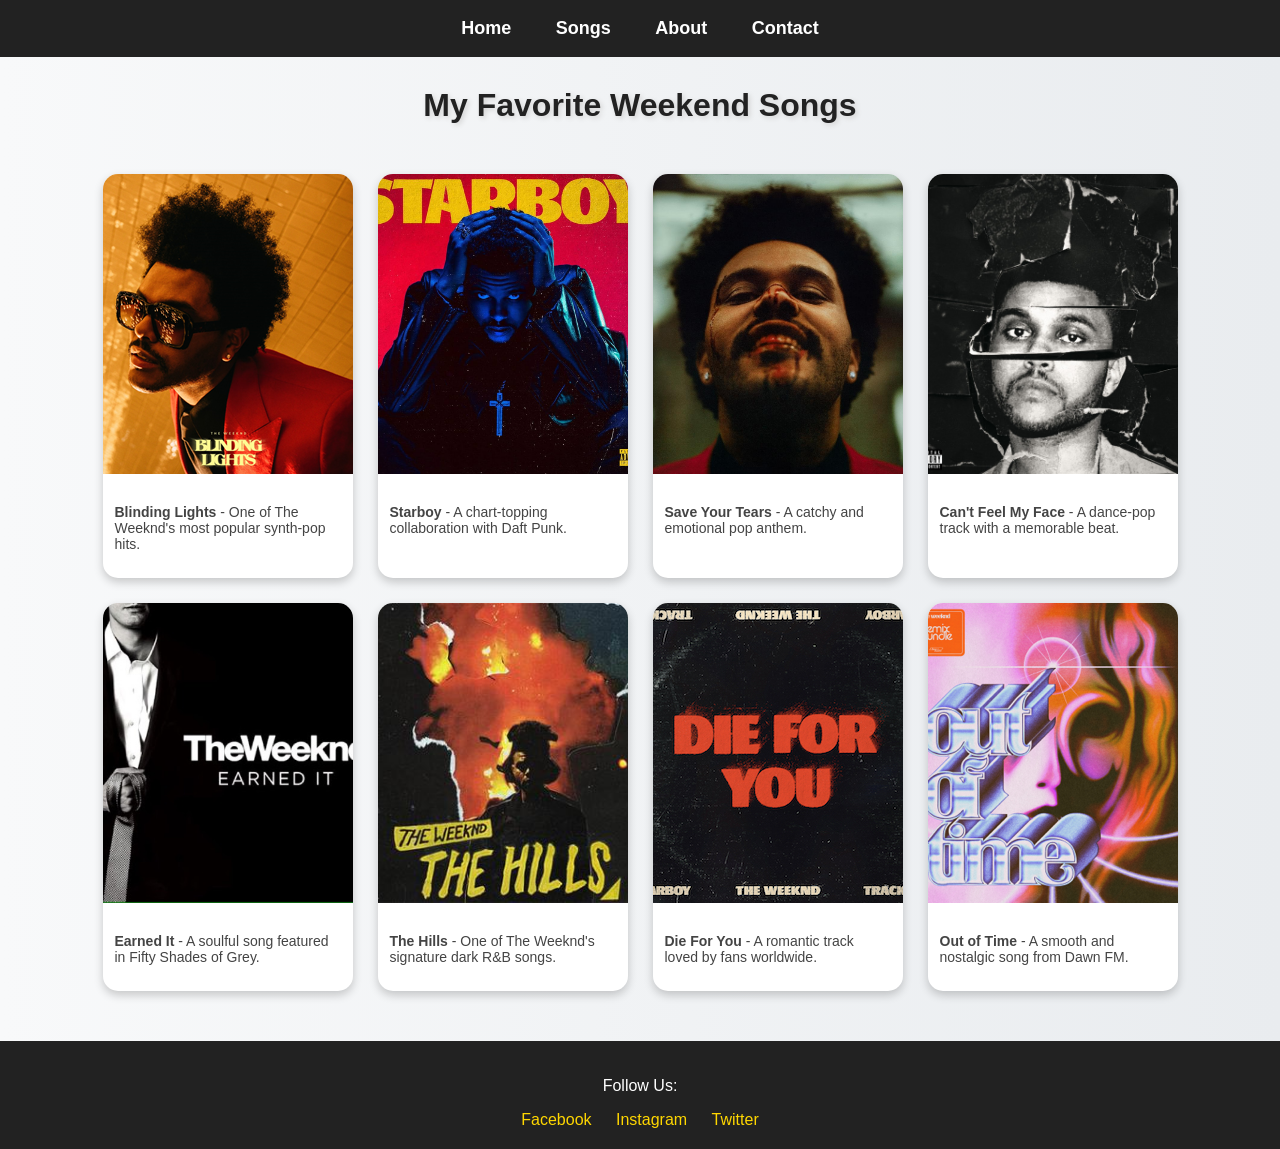
<file: image_gallery/index.html>
<!DOCTYPE html>
<html>
<head>
    <title>My Favorite Weekend Songs</title>
    <link rel="stylesheet" href="style.css">
</head>
<body>

    <!-- Navigation Bar -->
    <nav>
        <a href="#">Home</a>
        <a href="#">Songs</a>
        <a href="#">About</a>
        <a href="#">Contact</a>
    </nav>

    <!-- Heading -->
    <h1>My Favorite Weekend Songs</h1>

    <!-- Gallery -->
    <div class="gallery">

        <div class="song">
            <a href="#">
                <img src="blindinglights.png" alt="Blinding Lights">
            </a>
            <p><b>Blinding Lights</b> - One of The Weeknd's most popular synth-pop hits.</p>
        </div>

        <div class="song">
            <a href="#">
                <img src="starboy.jpg" alt="Starboy">
            </a>
            <p><b>Starboy</b> - A chart-topping collaboration with Daft Punk.</p>
        </div>

        <div class="song">
            <a href="#">
                <img src="saveyourtears.jpg" alt="Save Your Tears">
            </a>
            <p><b>Save Your Tears</b> - A catchy and emotional pop anthem.</p>
        </div>

        <div class="song">
            <a href="#">
                <img src="cantfeelmyface.jpg" alt="Can't Feel My Face">
            </a>
            <p><b>Can't Feel My Face</b> - A dance-pop track with a memorable beat.</p>
        </div>

        <div class="song">
            <a href="#">
                <img src="earnedit.jpg" alt="Earned It">
            </a>
            <p><b>Earned It</b> - A soulful song featured in Fifty Shades of Grey.</p>
        </div>

        <div class="song">
            <a href="#">
                <img src="thehills.jpg" alt="The Hills">
            </a>
            <p><b>The Hills</b> - One of The Weeknd's signature dark R&B songs.</p>
        </div>

        <div class="song">
            <a href="#">
                <img src="dieforyou.png" alt="Die For You">
            </a>
            <p><b>Die For You</b> - A romantic track loved by fans worldwide.</p>
        </div>

        <div class="song">
            <a href="#">
                <img src="outoftime.png" alt="Out of Time">
            </a>
            <p><b>Out of Time</b> - A smooth and nostalgic song from Dawn FM.</p>
        </div>

    </div>

    <!-- Footer -->
    <footer>
        <p>Follow Us:</p>
        <a href="#">Facebook</a>
        <a href="#">Instagram</a>
        <a href="#">Twitter</a>
    </footer>

</body>
</html>
</file>
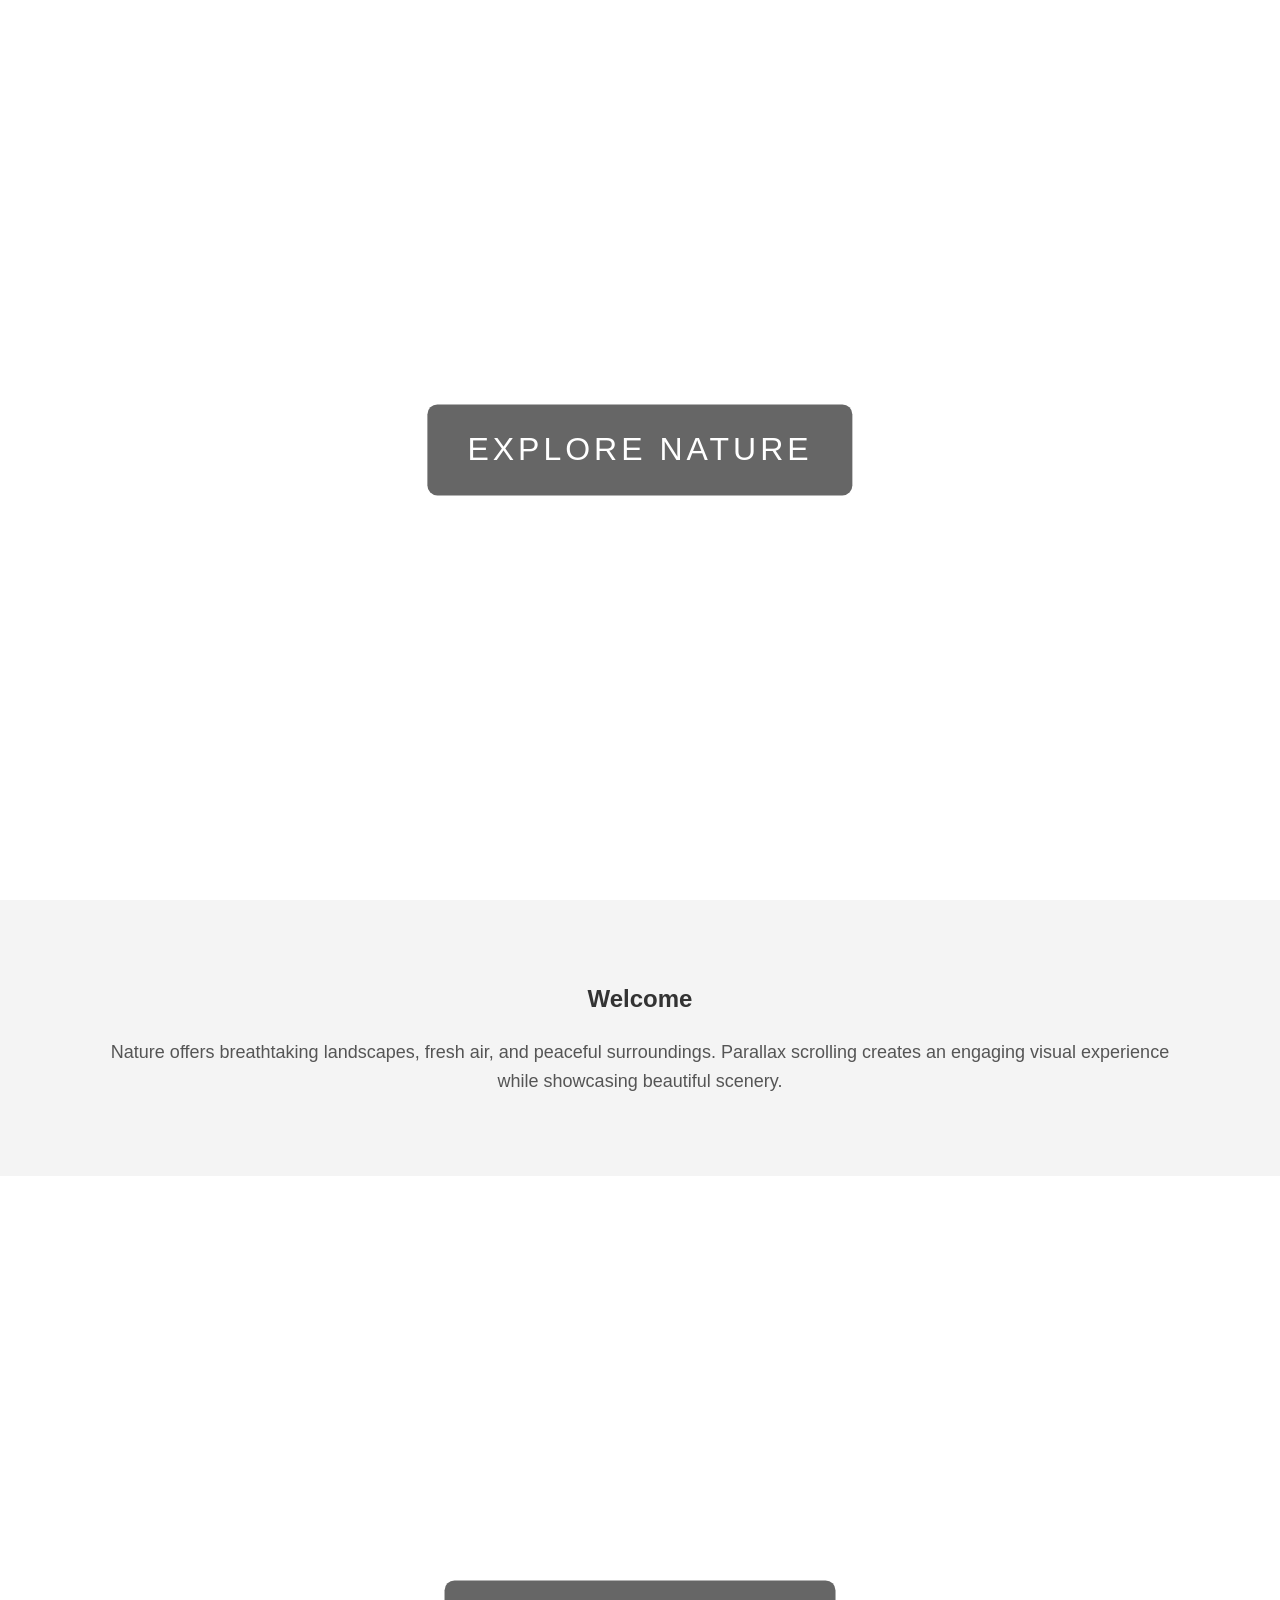
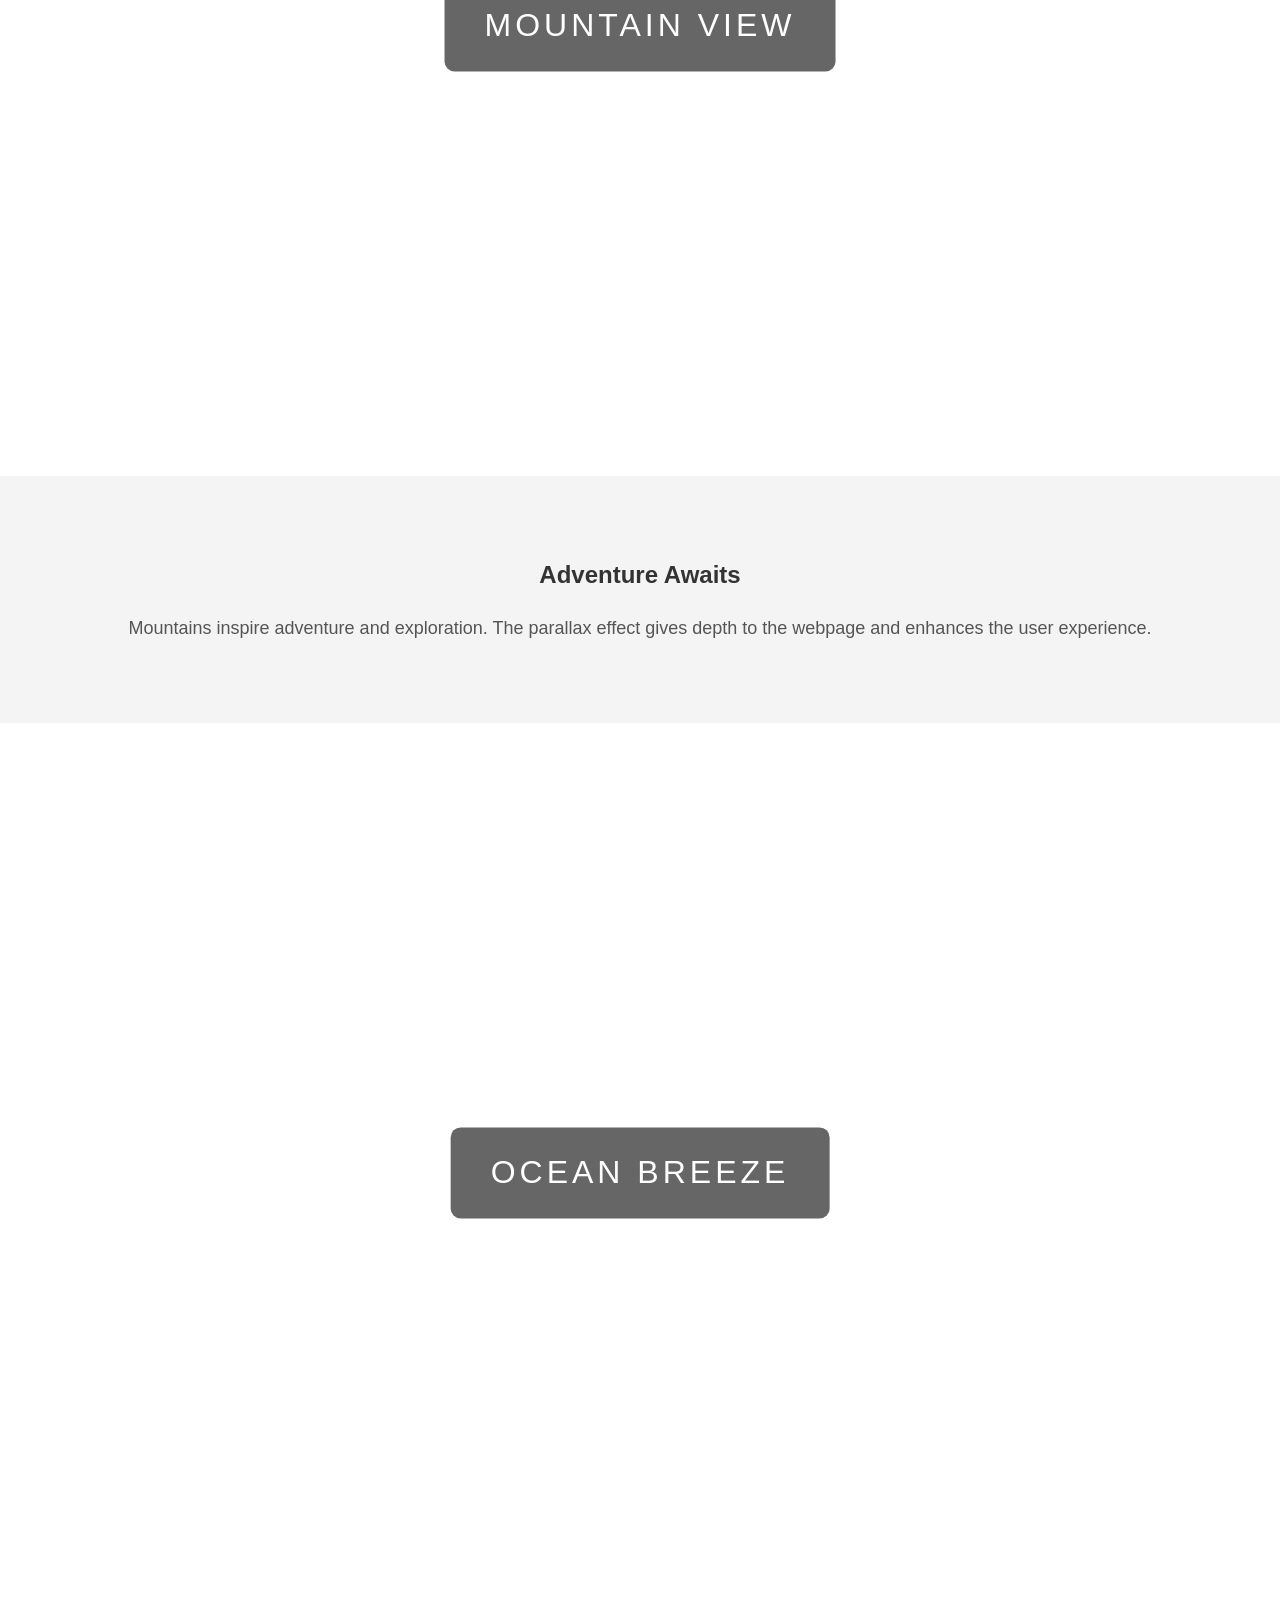
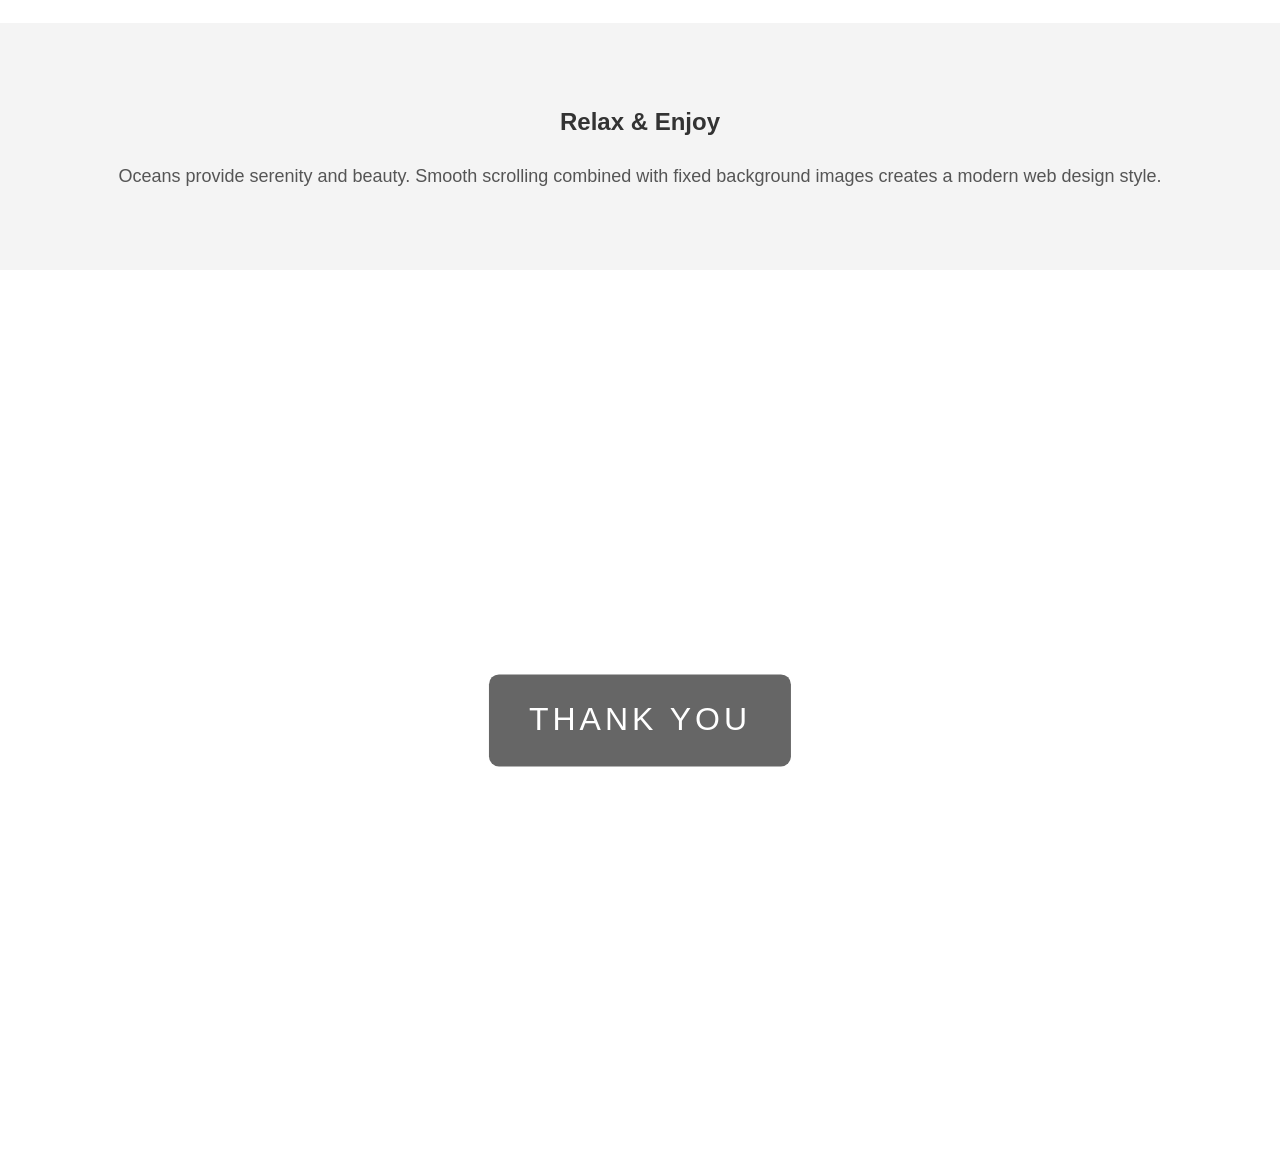
<file: Parallax/index.html>
<!DOCTYPE html>
<html lang="en">
<head>
    <meta charset="UTF-8">
    <meta name="viewport" content="width=device-width, initial-scale=1.0">
    <title>Parallax Website</title>
    <link rel="stylesheet" href="style.css">
</head>
<body>

    <!-- Section 1 -->
    <div class="parallax bg1">
        <div class="title">EXPLORE NATURE</div>
    </div>

    <section class="content">
        <h2>Welcome</h2>
        <p>
            Nature offers breathtaking landscapes, fresh air, and peaceful
            surroundings. Parallax scrolling creates an engaging visual
            experience while showcasing beautiful scenery.
        </p>
    </section>

    <!-- Section 2 -->
    <div class="parallax bg2">
        <div class="title">MOUNTAIN VIEW</div>
    </div>

    <section class="content">
        <h2>Adventure Awaits</h2>
        <p>
            Mountains inspire adventure and exploration. The parallax effect
            gives depth to the webpage and enhances the user experience.
        </p>
    </section>

    <!-- Section 3 -->
    <div class="parallax bg3">
        <div class="title">OCEAN BREEZE</div>
    </div>

    <section class="content">
        <h2>Relax & Enjoy</h2>
        <p>
            Oceans provide serenity and beauty. Smooth scrolling combined with
            fixed background images creates a modern web design style.
        </p>
    </section>

    <!-- Section 4 -->
    <div class="parallax bg4">
        <div class="title">THANK YOU</div>
    </div>

</body>
</html>
</file>
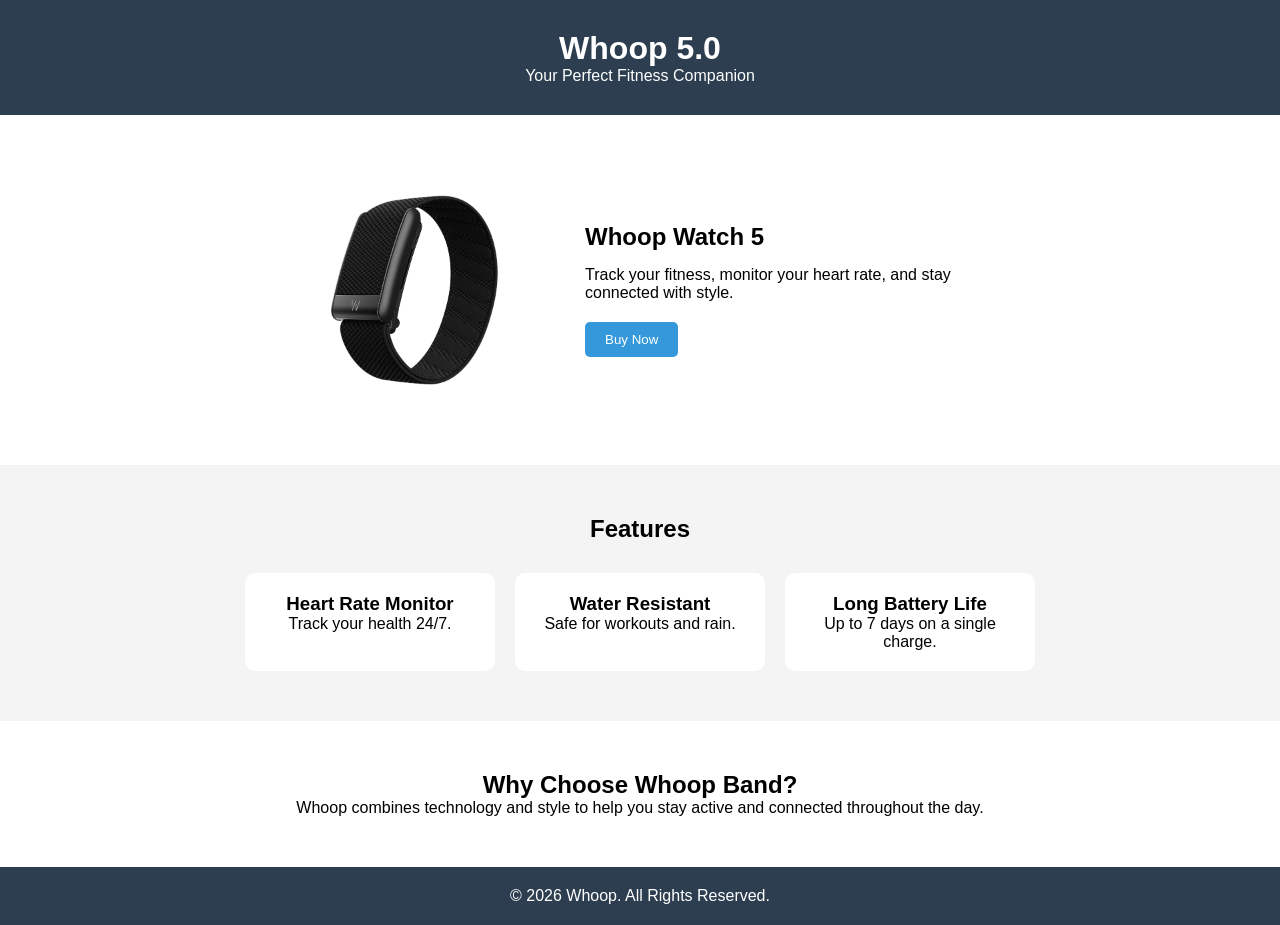
<file: Product/index.html>
<!DOCTYPE html>
<html>
<head>
    <title>Smart Watch Landing Page</title>
    <link rel="stylesheet" href="style.css">
</head>
<body>

    <!-- Header -->
    <header>
        <h1>Whoop 5.0</h1>
        <p>Your Perfect Fitness Companion</p>
    </header>

    <!-- Product Section -->
    <section class="product">
        <img src="whoop.jpg" alt="Smart Watch">

        <div class="product-info">
            <h2>Whoop Watch 5</h2>
            <p>
                Track your fitness, monitor your heart rate,
                and stay connected with style.
            </p>
            <button>Buy Now</button>
        </div>
    </section>

    <!-- Features Section -->
    <section class="features">
        <h2>Features</h2>

        <div class="feature-container">

            <div class="feature-box">
                <h3>Heart Rate Monitor</h3>
                <p>Track your health 24/7.</p>
            </div>

            <div class="feature-box">
                <h3>Water Resistant</h3>
                <p>Safe for workouts and rain.</p>
            </div>

            <div class="feature-box">
                <h3>Long Battery Life</h3>
                <p>Up to 7 days on a single charge.</p>
            </div>

        </div>
    </section>

    <!-- About Section -->
    <section class="about">
        <h2>Why Choose Whoop Band?</h2>
        <p>
            Whoop combines technology and style to help
            you stay active and connected throughout the day.
        </p>
    </section>

    <!-- Footer -->
    <footer>
        <p>&copy; 2026 Whoop. All Rights Reserved.</p>
    </footer>

</body>
</html>
</file>
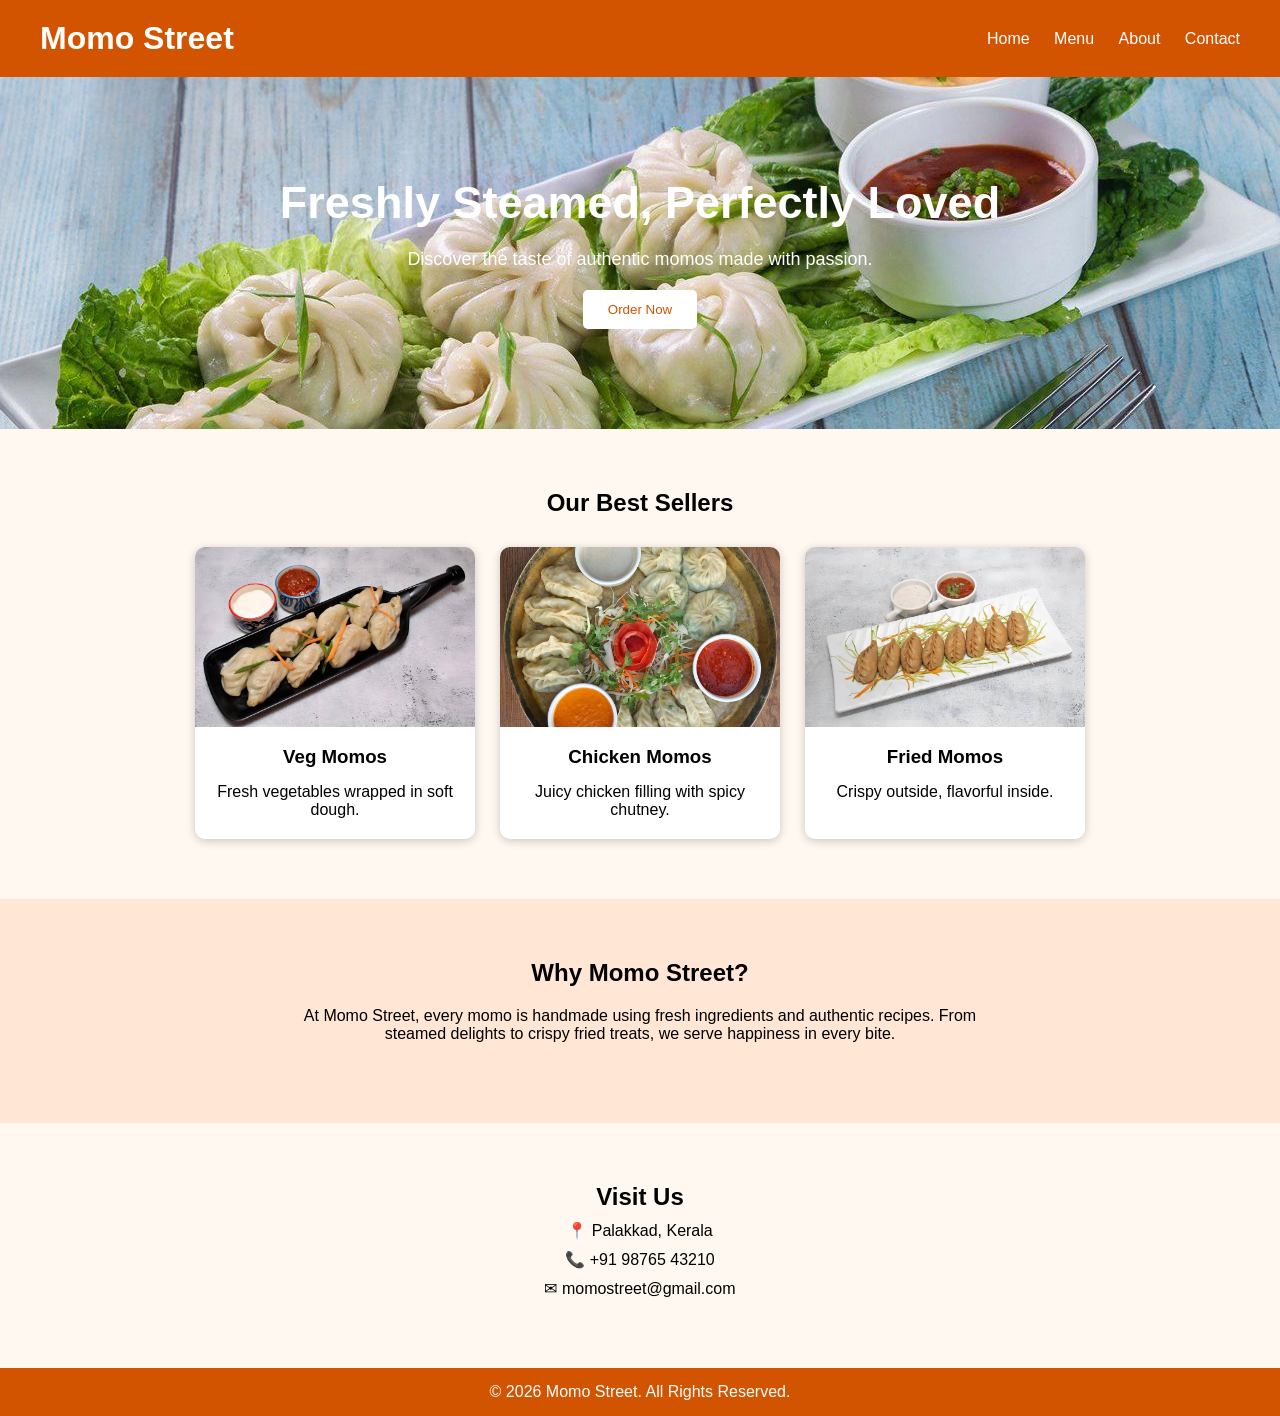
<file: Restaurant/index.html>
<!DOCTYPE html>
<html lang="en">
<head>
    <meta charset="UTF-8">
    <meta name="viewport" content="width=device-width, initial-scale=1.0">
    <title>Momo Mania</title>
    <link rel="stylesheet" href="style.css">
</head>
<body>

    <header>
        <h1>Momo Street</h1>
        <nav>
            <a href="#">Home</a>
            <a href="#">Menu</a>
            <a href="#">About</a>
            <a href="#">Contact</a>
        </nav>
    </header>

    <section class="hero">
        <h2>Freshly Steamed, Perfectly Loved</h2>
        <p>Discover the taste of authentic momos made with passion.</p>
        <button>Order Now</button>
    </section>

    <section class="menu">
        <h2>Our Best Sellers</h2>

        <div class="menu-container">

            <div class="card">
                <img src="veg-momo.jpg" alt="Veg Momos">
                <h3>Veg Momos</h3>
                <p>Fresh vegetables wrapped in soft dough.</p>
            </div>

            <div class="card">
                <img src="chicken-momo.jpg" alt="Chicken Momos">
                <h3>Chicken Momos</h3>
                <p>Juicy chicken filling with spicy chutney.</p>
            </div>

            <div class="card">
                <img src="fried-momo.jpg" alt="Fried Momos">
                <h3>Fried Momos</h3>
                <p>Crispy outside, flavorful inside.</p>
            </div>

        </div>
    </section>

    <section class="about">
        <h2>Why Momo Street?</h2>
        <p>
            At Momo Street, every momo is handmade using fresh ingredients
            and authentic recipes. From steamed delights to crispy fried
            treats, we serve happiness in every bite.
        </p>
    </section>

    <section class="contact">
        <h2>Visit Us</h2>
        <p>📍 Palakkad, Kerala</p>
        <p>📞 +91 98765 43210</p>
        <p>✉ momostreet@gmail.com</p>
    </section>

    <footer>
        <p>© 2026 Momo Street. All Rights Reserved.</p>
    </footer>

</body>
</html>
</file>
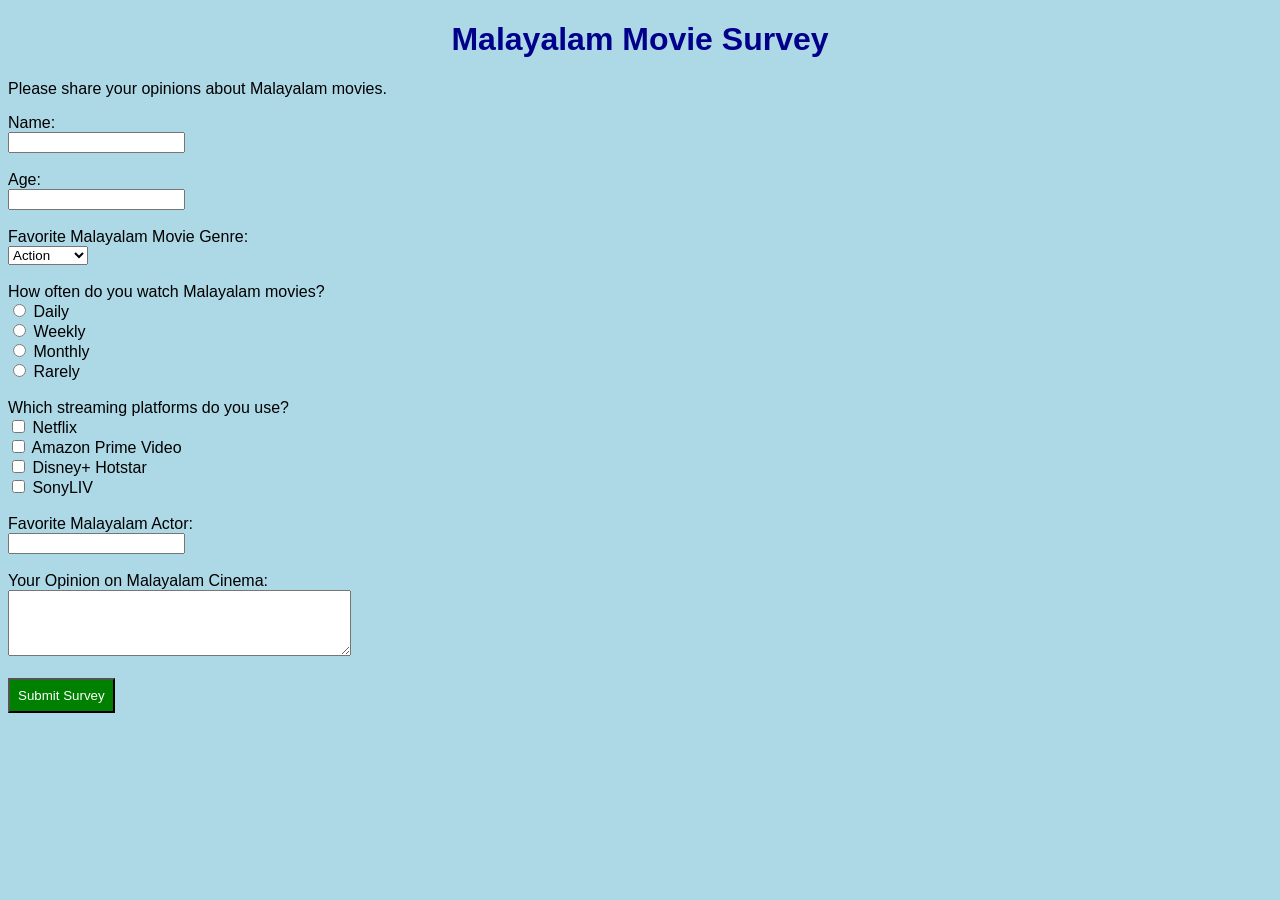
<file: survey/index.html>
<!DOCTYPE html>
<html>
<head>
    <title>Malayalam Movie Survey</title>
    <link rel="stylesheet" href="style.css">
</head>
<body>

    <h1>Malayalam Movie Survey</h1>
    <p>Please share your opinions about Malayalam movies.</p>

    <form>

        <label>Name:</label><br>
        <input type="text" name="name"><br><br>

        <label>Age:</label><br>
        <input type="number" name="age"><br><br>

        <label>Favorite Malayalam Movie Genre:</label><br>
        <select name="genre">
            <option>Action</option>
            <option>Comedy</option>
            <option>Drama</option>
            <option>Thriller</option>
            <option>Romance</option>
            <option>Horror</option>
        </select><br><br>

        <label>How often do you watch Malayalam movies?</label><br>
        <input type="radio" name="watch"> Daily<br>
        <input type="radio" name="watch"> Weekly<br>
        <input type="radio" name="watch"> Monthly<br>
        <input type="radio" name="watch"> Rarely<br><br>

        <label>Which streaming platforms do you use?</label><br>
        <input type="checkbox" name="platform"> Netflix<br>
        <input type="checkbox" name="platform"> Amazon Prime Video<br>
        <input type="checkbox" name="platform"> Disney+ Hotstar<br>
        <input type="checkbox" name="platform"> SonyLIV<br><br>

        <label>Favorite Malayalam Actor:</label><br>
        <input type="text" name="actor"><br><br>

        <label>Your Opinion on Malayalam Cinema:</label><br>
        <textarea rows="4" cols="40"></textarea><br><br>

        <input type="submit" value="Submit Survey">

    </form>

</body>
</html>
</file>
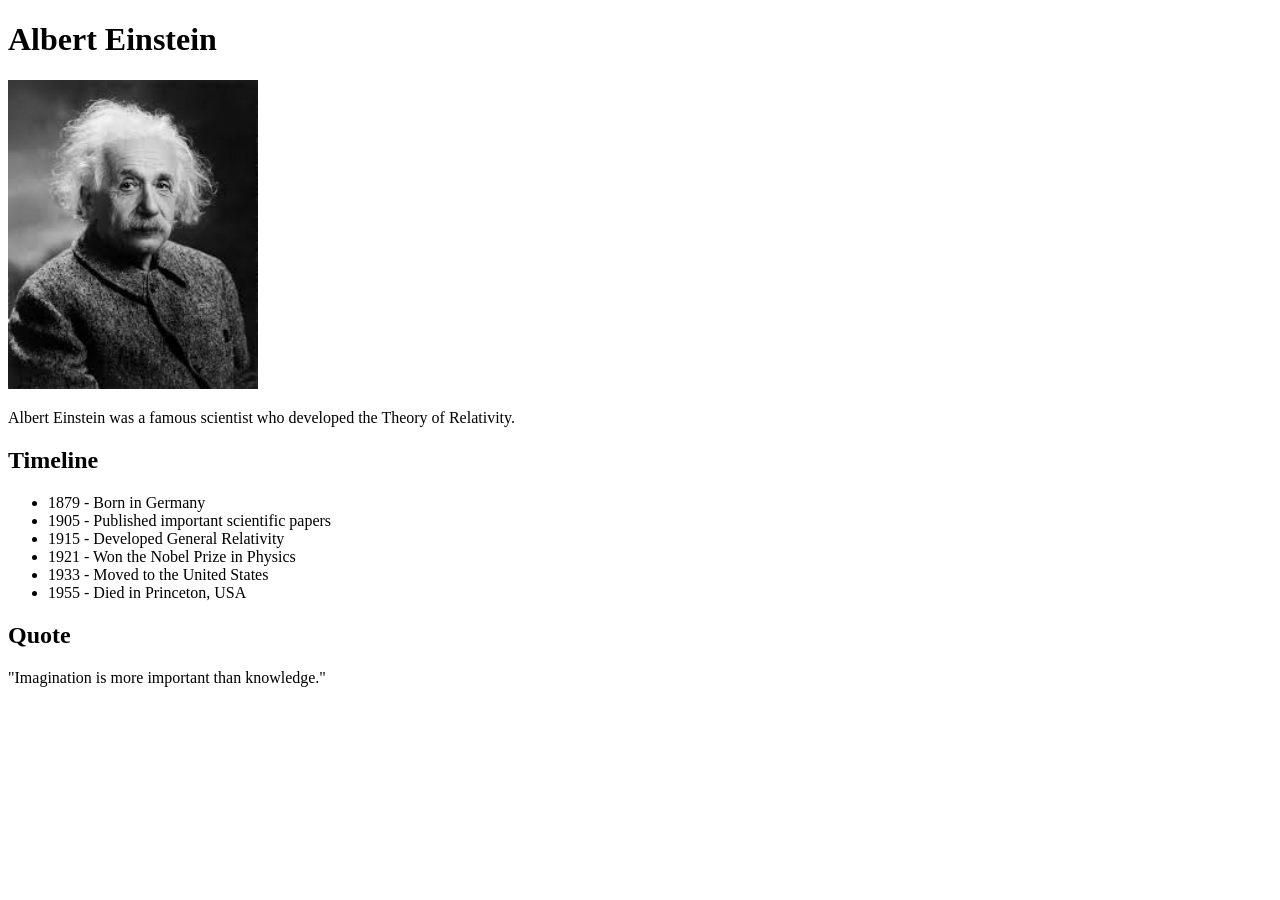
<file: Tribute/index.html>
<!DOCTYPE html>

<html>
<head>
    <title>Albert Einstein Tribute Page</title>
</head>
<body>

<h1>Albert Einstein</h1>

<img src="einstein.jpg" alt="Albert Einstein" width="250">

<p>
    Albert Einstein was a famous scientist who developed the Theory of Relativity.
</p>

<h2>Timeline</h2>

<ul>
    <li>1879 - Born in Germany</li>
    <li>1905 - Published important scientific papers</li>
    <li>1915 - Developed General Relativity</li>
    <li>1921 - Won the Nobel Prize in Physics</li>
    <li>1933 - Moved to the United States</li>
    <li>1955 - Died in Princeton, USA</li>
</ul>

<h2>Quote</h2>

<p>"Imagination is more important than knowledge."</p>

</body>
</html>
</file>
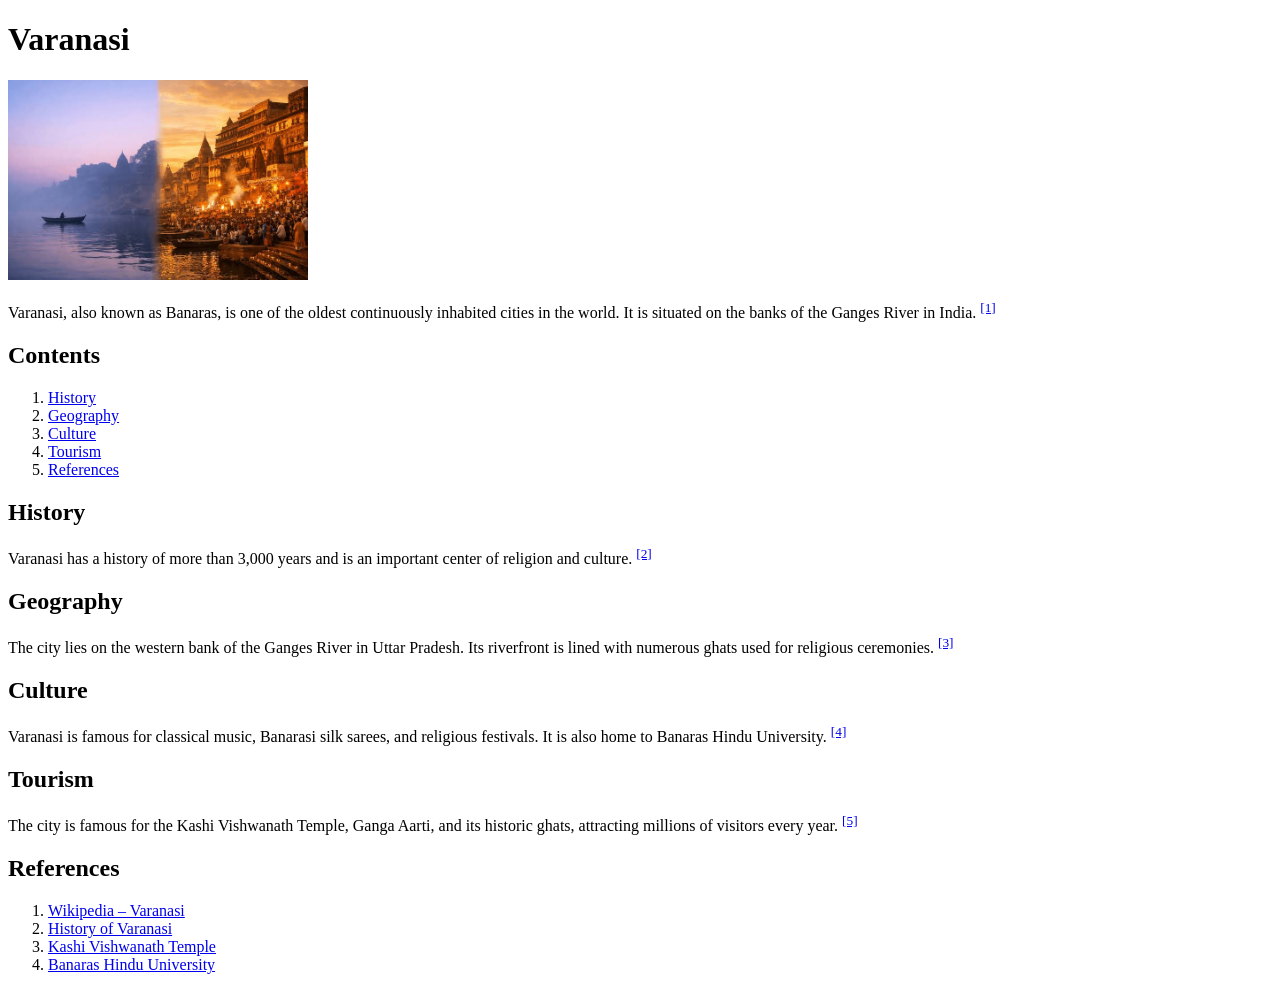
<file: wikipedia/index.html>
<!DOCTYPE html>
<html>
<head>
    <title>Varanasi</title>
</head>
<body>

    <h1>Varanasi</h1>

    <img src="varanasi.jpg" alt="Varanasi" width="300">

    <p>
        Varanasi, also known as Banaras, is one of the oldest continuously inhabited
        cities in the world. It is situated on the banks of the Ganges River in India.
        <sup><a href="#ref1">[1]</a></sup>
    </p>

    <h2>Contents</h2>
    <ol>
        <li><a href="#history">History</a></li>
        <li><a href="#geography">Geography</a></li>
        <li><a href="#culture">Culture</a></li>
        <li><a href="#tourism">Tourism</a></li>
        <li><a href="#references">References</a></li>
    </ol>

    <h2 id="history">History</h2>
    <p>
        Varanasi has a history of more than 3,000 years and is an important center
        of religion and culture.
        <sup><a href="#ref2">[2]</a></sup>
    </p>

    <h2 id="geography">Geography</h2>
    <p>
        The city lies on the western bank of the Ganges River in Uttar Pradesh.
        Its riverfront is lined with numerous ghats used for religious ceremonies.
        <sup><a href="#ref3">[3]</a></sup>
    </p>

    <h2 id="culture">Culture</h2>
    <p>
        Varanasi is famous for classical music, Banarasi silk sarees,
        and religious festivals. It is also home to Banaras Hindu University.
        <sup><a href="#ref4">[4]</a></sup>
    </p>

    <h2 id="tourism">Tourism</h2>
    <p>
        The city is famous for the Kashi Vishwanath Temple, Ganga Aarti,
        and its historic ghats, attracting millions of visitors every year.
        <sup><a href="#ref3">[5]</a></sup>
    </p>

    <h2 id="references">References</h2>
    <ol>
        <li id="ref1">
            <a href="https://en.wikipedia.org/wiki/Varanasi" target="_blank">
                Wikipedia – Varanasi
            </a>
        </li>

        <li id="ref2">
            <a href="https://en.wikipedia.org/wiki/History_of_Varanasi" target="_blank">
                History of Varanasi
            </a>
        </li>

        <li id="ref3">
            <a href="https://en.wikipedia.org/wiki/Kashi_Vishwanath_Temple" target="_blank">
                Kashi Vishwanath Temple
            </a>
        </li>

        <li id="ref4">
            <a href="https://en.wikipedia.org/wiki/Banaras_Hindu_University" target="_blank">
                Banaras Hindu University
            </a>
        </li>
    </ol>

</body>
</html>
</file>
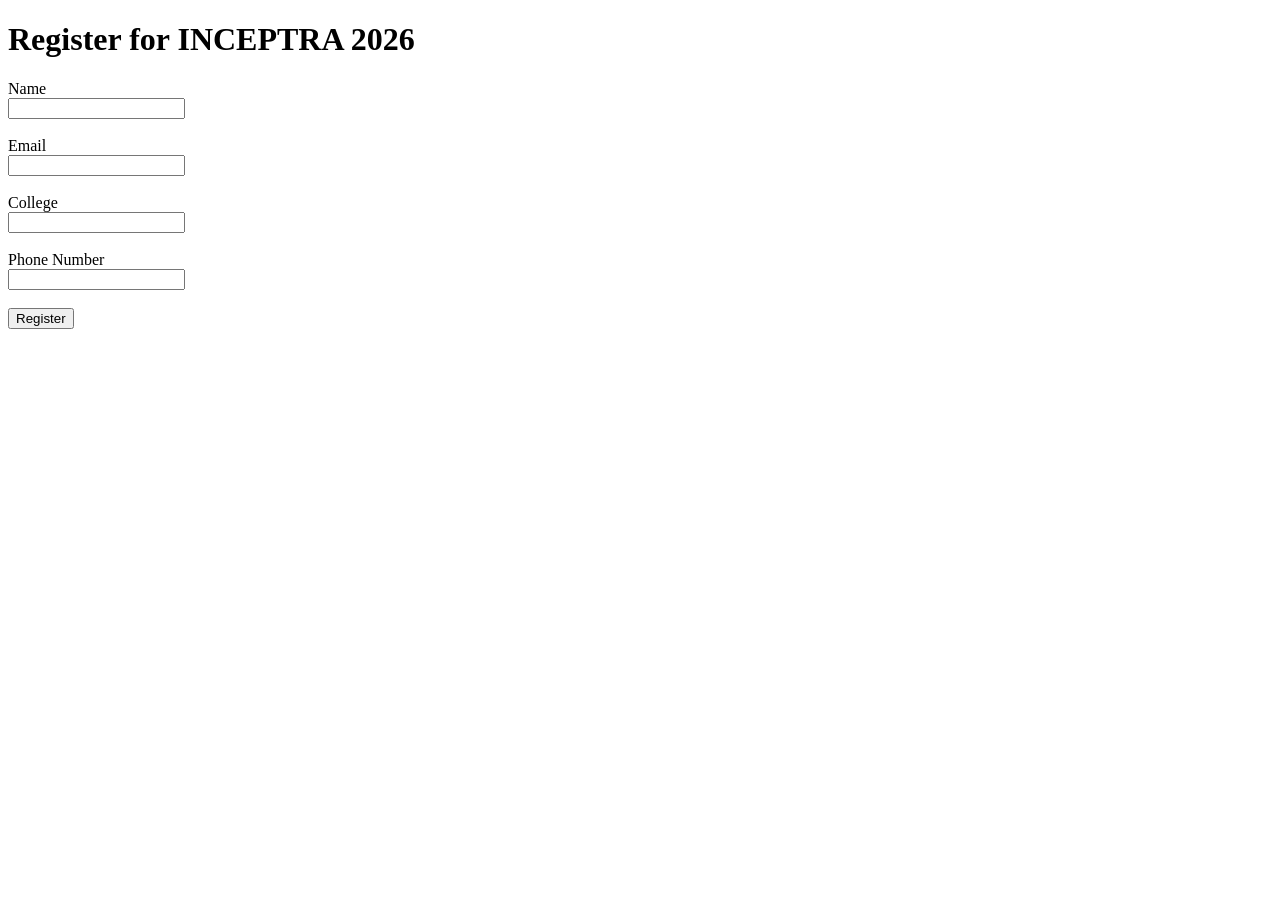
<file: Event/registration.html>
<!DOCTYPE html>
<html>
<head>
    <title>Register - INCEPTRA 2026</title>
</head>
<body>

    <h1>Register for INCEPTRA 2026</h1>

    <form>

        <label>Name</label><br>
        <input type="text"><br><br>

        <label>Email</label><br>
        <input type="email"><br><br>

        <label>College</label><br>
        <input type="text"><br><br>

        <label>Phone Number</label><br>
        <input type="tel"><br><br>

        <input type="submit" value="Register">

    </form>

</body>
</html>
</file>
<file: image_gallery/style.css>
body {
    font-family: Verdana, sans-serif;
    margin: 0;
    background: linear-gradient(to right, #f8f9fa, #e9ecef);
}

/* Navigation Bar */
nav {
    background-color: #222;
    padding: 18px;
    text-align: center;
}

nav a {
    color: white;
    text-decoration: none;
    margin: 20px;
    font-size: 18px;
    font-weight: bold;
}

nav a:hover {
    color: gold;
}

/* Heading */
h1 {
    text-align: center;
    color: #222;
    margin: 30px 0;
    text-shadow: 2px 2px 5px lightgray;
}

/* Gallery Layout */
.gallery {
    display: flex;
    flex-wrap: wrap;
    justify-content: center;
    gap: 25px;
    padding: 20px;
}

/* Song Cards */
.song {
    width: 250px;
    background-color: white;
    border-radius: 15px;
    overflow: hidden;
    box-shadow: 0 4px 10px rgba(0,0,0,0.2);
    transition: transform 0.4s;
}

.song:hover {
    transform: translateY(-10px);
}

.song img {
    width: 100%;
    height: 300px;
    object-fit: cover;
}

.song p {
    padding: 12px;
    font-size: 14px;
    color: #444;
}

/* Footer */
footer {
    background-color: #222;
    color: white;
    text-align: center;
    padding: 20px;
    margin-top: 30px;
}

footer a {
    color: gold;
    text-decoration: none;
    margin: 10px;
}

footer a:hover {
    color: white;
}
</file>
<file: Parallax/style.css>
/* Reset */
* {
    margin: 0;
    padding: 0;
    box-sizing: border-box;
}

body {
    font-family: Arial, sans-serif;
    line-height: 1.6;
}

/* Parallax Sections */
.parallax {
    height: 100vh;
    position: relative;

    background-attachment: fixed;
    background-position: center;
    background-repeat: no-repeat;
    background-size: cover;
}

/* Background Images */
.bg1 {
    background-image: url("https://images.unsplash.com/photo-1506744038136-46273834b3fb");
}

.bg2 {
    background-image: url("https://images.unsplash.com/photo-1464822759023-fed622ff2c3b");
}

.bg3 {
    background-image: url("https://images.unsplash.com/photo-1507525428034-b723cf961d3e");
}

.bg4 {
    background-image: url("https://images.unsplash.com/photo-1518837695005-2083093ee35b");
}

/* Text on Images */
.title {
    position: absolute;
    top: 50%;
    left: 50%;
    transform: translate(-50%, -50%);

    background: rgba(0, 0, 0, 0.6);
    color: white;

    padding: 20px 40px;
    font-size: 2rem;
    letter-spacing: 4px;
    border-radius: 10px;
}

/* Content Sections */
.content {
    padding: 80px 100px;
    text-align: center;
    background: #f4f4f4;
}

.content h2 {
    margin-bottom: 20px;
    color: #333;
}

.content p {
    color: #555;
    font-size: 18px;
}
</file>
<file: Product/style.css>
/* Reset */
*{
    margin:0;
    padding:0;
    box-sizing:border-box;
}

/* Body */
body{
    font-family: Arial, sans-serif;
    background:#f4f4f4;
}

/* Header */
header{
    background:#2c3e50;
    color:white;
    text-align:center;
    padding:30px;
}

/* Product Section */
.product{
    display:flex;
    align-items:center;
    justify-content:center;
    gap:40px;
    padding:50px;
    background:white;
}

.product img{
    width:250px;
    border-radius:10px;
}

.product-info{
    max-width:400px;
}

.product-info h2{
    margin-bottom:15px;
}

.product-info p{
    margin-bottom:20px;
}

button{
    background:#3498db;
    color:white;
    border:none;
    padding:10px 20px;
    cursor:pointer;
    border-radius:5px;
}

button:hover{
    background:#2980b9;
}

/* Features Section */
.features{
    padding:50px;
    text-align:center;
}

.feature-container{
    display:flex;
    justify-content:center;
    gap:20px;
    margin-top:30px;
}

.feature-box{
    background:white;
    padding:20px;
    width:250px;
    border-radius:10px;
}

/* About Section */
.about{
    background:white;
    text-align:center;
    padding:50px;
}

/* Footer */
footer{
    background:#2c3e50;
    color:white;
    text-align:center;
    padding:20px;
}
</file>
<file: Restaurant/style.css>
*{
    margin:0;
    padding:0;
    box-sizing:border-box;
}

body{
    font-family:Arial, sans-serif;
    background:#fff8f0;
}

/* Header */
header{
    background:#d35400;
    color:white;
    display:flex;
    justify-content:space-between;
    align-items:center;
    padding:20px 40px;
}

nav a{
    color:white;
    text-decoration:none;
    margin-left:20px;
}

/* Hero Section */
.hero{
    text-align:center;
    padding:100px 20px;
    background:url("hero-momo.jpg");
    background-size:cover;
    background-position:center;
    color:white;
}

.hero h2{
    font-size:45px;
}

.hero p{
    margin:20px 0;
    font-size:18px;
}

.hero button{
    background:white;
    color:#d35400;
    border:none;
    padding:12px 25px;
    border-radius:5px;
    cursor:pointer;
}

/* Menu */
.menu{
    padding:60px 20px;
    text-align:center;
}

.menu-container{
    display:flex;
    justify-content:center;
    gap:25px;
    margin-top:30px;
}

.card{
    width:280px;
    background:white;
    border-radius:10px;
    overflow:hidden;
    box-shadow:0 2px 10px rgba(0,0,0,0.2);
}

.card img{
    width:100%;
    height:180px;
    object-fit:cover;
}

.card h3{
    margin:15px;
}

.card p{
    margin:0 15px 20px;
}

/* About */
.about{
    background:#ffe6d5;
    text-align:center;
    padding:60px 20px;
}

.about p{
    max-width:700px;
    margin:20px auto;
}

/* Contact */
.contact{
    text-align:center;
    padding:60px 20px;
}

.contact p{
    margin:10px 0;
}

/* Footer */
footer{
    background:#d35400;
    color:white;
    text-align:center;
    padding:15px;
}

/* Responsive Design */
@media(max-width:768px){

    header{
        flex-direction:column;
    }

    nav{
        margin-top:15px;
    }

    .menu-container{
        flex-direction:column;
        align-items:center;
    }

    .hero h2{
        font-size:30px;
    }
}
</file>
<file: survey/style.css>
body{
    background-color: lightblue;
    font-family: Arial;
}

.box{
    background-color: white;
    width: 400px;
    padding: 20px;
    margin: 50px auto;
    border: 3px solid navy;
}

h1{
    color: darkblue;
    text-align: center;
}

input[type="submit"]{
    background-color: green;
    color: white;
    padding: 8px;
}
</file>
